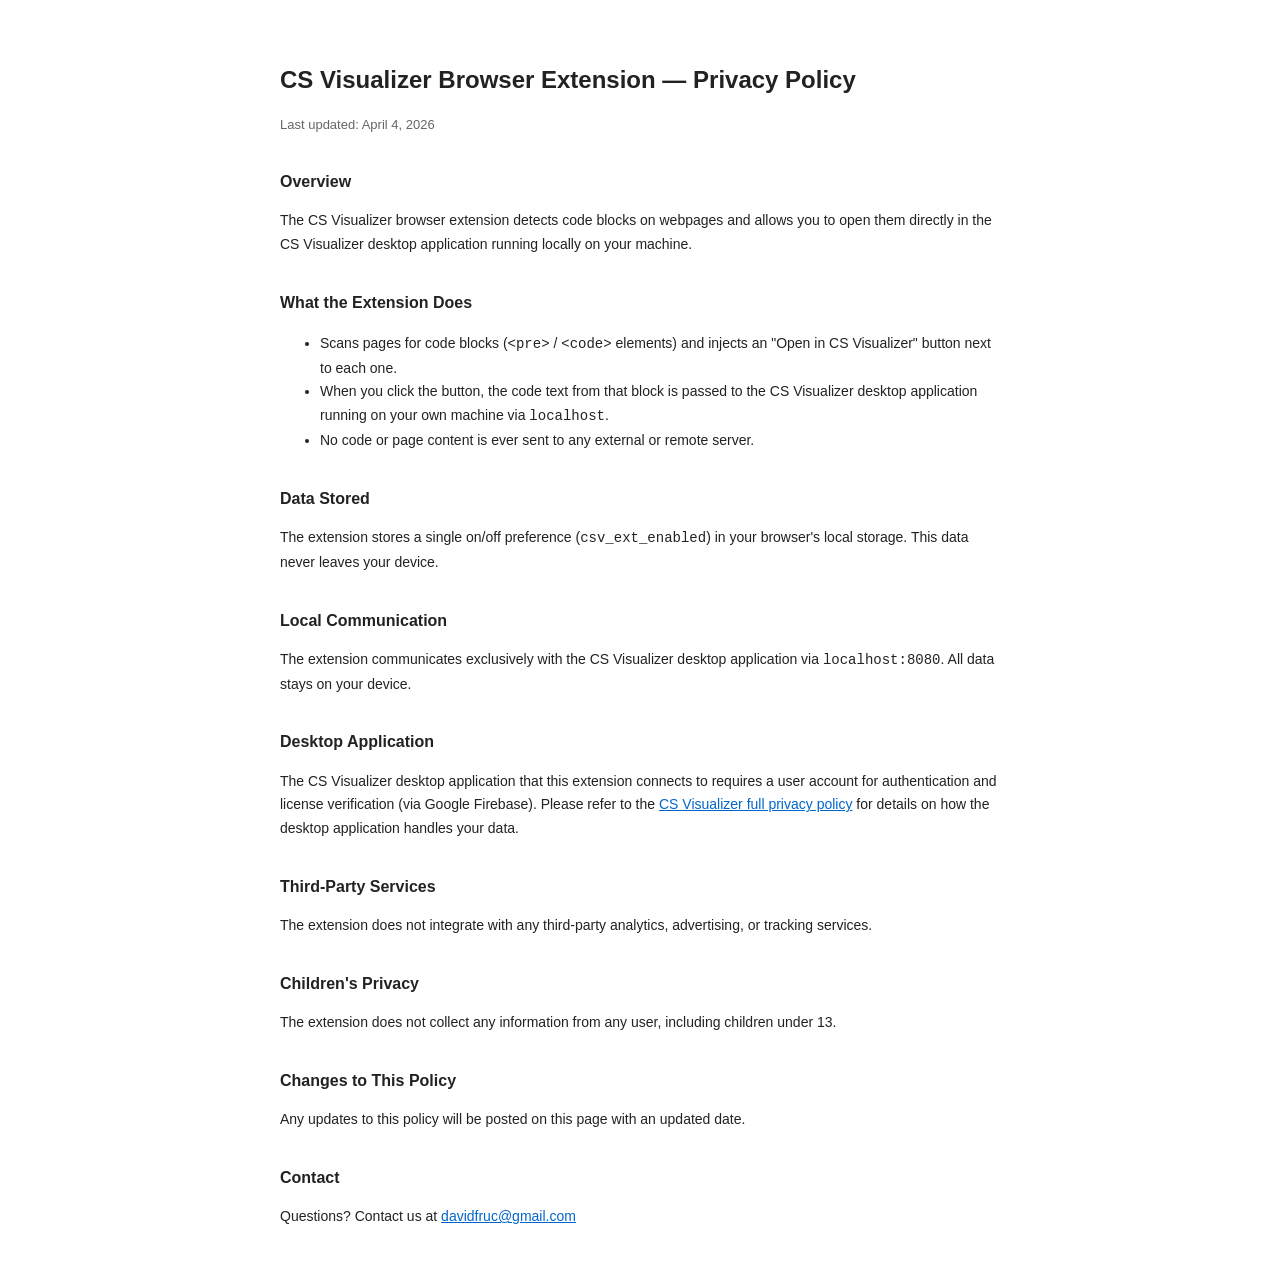
<file: extension-privacy-policy.html>
<!DOCTYPE html>
<html lang="en">
<head>
  <meta charset="UTF-8">
  <meta name="viewport" content="width=device-width, initial-scale=1.0">
  <title>CS Visualizer Extension — Privacy Policy</title>
  <style>
    body { font-family: sans-serif; max-width: 720px; margin: 60px auto; padding: 0 24px; color: #222; line-height: 1.7; }
    h1 { font-size: 24px; margin-bottom: 4px; }
    h2 { font-size: 16px; margin-top: 32px; }
    p, li { font-size: 14px; }
    a { color: #0066cc; }
  </style>
</head>
<body>

  <h1>CS Visualizer Browser Extension — Privacy Policy</h1>
  <p style="color:#666;font-size:13px;">Last updated: April 4, 2026</p>

  <h2>Overview</h2>
  <p>
    The CS Visualizer browser extension detects code blocks on webpages and allows you to open
    them directly in the CS Visualizer desktop application running locally on your machine.
  </p>

  <h2>What the Extension Does</h2>
  <ul>
    <li>Scans pages for code blocks (<code>&lt;pre&gt;</code> / <code>&lt;code&gt;</code> elements) and injects an "Open in CS Visualizer" button next to each one.</li>
    <li>When you click the button, the code text from that block is passed to the CS Visualizer desktop application running on your own machine via <code>localhost</code>.</li>
    <li>No code or page content is ever sent to any external or remote server.</li>
  </ul>

  <h2>Data Stored</h2>
  <p>
    The extension stores a single on/off preference (<code>csv_ext_enabled</code>) in your browser's
    local storage. This data never leaves your device.
  </p>

  <h2>Local Communication</h2>
  <p>
    The extension communicates exclusively with the CS Visualizer desktop application via
    <code>localhost:8080</code>. All data stays on your device.
  </p>

  <h2>Desktop Application</h2>
  <p>
    The CS Visualizer desktop application that this extension connects to requires a user account
    for authentication and license verification (via Google Firebase). Please refer to the
    <a href="https://davidfrucht.github.io/CS-Visualizer-Releases/privacy-policy.html" target="_blank">CS Visualizer full privacy policy</a>
    for details on how the desktop application handles your data.
  </p>

  <h2>Third-Party Services</h2>
  <p>
    The extension does not integrate with any third-party analytics, advertising, or tracking services.
  </p>

  <h2>Children's Privacy</h2>
  <p>
    The extension does not collect any information from any user, including children under 13.
  </p>

  <h2>Changes to This Policy</h2>
  <p>
    Any updates to this policy will be posted on this page with an updated date.
  </p>

  <h2>Contact</h2>
  <p>
    Questions? Contact us at <a href="mailto:davidfruc@gmail.com">davidfruc@gmail.com</a>
  </p>

</body>
</html>
</file>
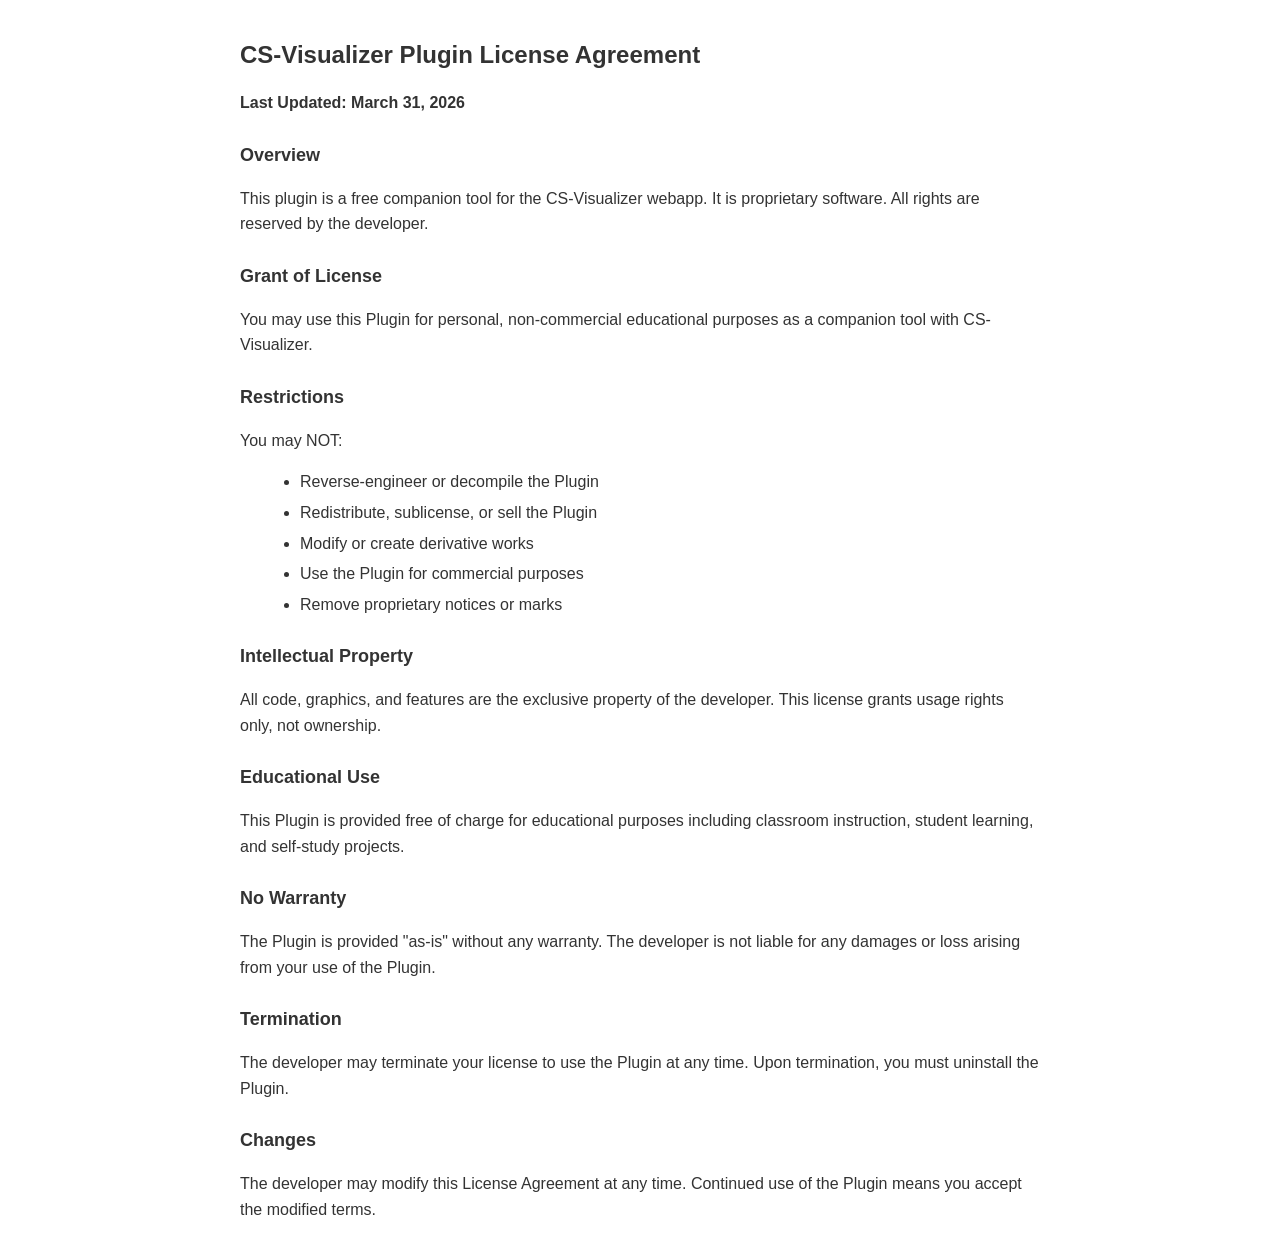
<file: plugin-license.html>
<!DOCTYPE html>
<html lang="en">
<head>
    <meta charset="UTF-8">
    <meta name="viewport" content="width=device-width, initial-scale=1.0">
    <title>Plugin License</title>
    <style>
        body {
            font-family: Arial, sans-serif;
            line-height: 1.6;
            max-width: 800px;
            margin: 0 auto;
            padding: 20px;
            color: #333;
        }
        h1 {
            font-size: 24px;
            margin-bottom: 10px;
        }
        h2 {
            font-size: 18px;
            margin-top: 25px;
            margin-bottom: 10px;
        }
        p {
            margin-bottom: 10px;
        }
        ul {
            margin-left: 20px;
            margin-bottom: 10px;
        }
        li {
            margin-bottom: 5px;
        }
    </style>
</head>
<body>

<h1>CS-Visualizer Plugin License Agreement</h1>

<p><strong>Last Updated: March 31, 2026</strong></p>

<h2>Overview</h2>
<p>This plugin is a free companion tool for the CS-Visualizer webapp. It is proprietary software. All rights are reserved by the developer.</p>

<h2>Grant of License</h2>
<p>You may use this Plugin for personal, non-commercial educational purposes as a companion tool with CS-Visualizer.</p>

<h2>Restrictions</h2>
<p>You may NOT:</p>
<ul>
<li>Reverse-engineer or decompile the Plugin</li>
<li>Redistribute, sublicense, or sell the Plugin</li>
<li>Modify or create derivative works</li>
<li>Use the Plugin for commercial purposes</li>
<li>Remove proprietary notices or marks</li>
</ul>

<h2>Intellectual Property</h2>
<p>All code, graphics, and features are the exclusive property of the developer. This license grants usage rights only, not ownership.</p>

<h2>Educational Use</h2>
<p>This Plugin is provided free of charge for educational purposes including classroom instruction, student learning, and self-study projects.</p>

<h2>No Warranty</h2>
<p>The Plugin is provided "as-is" without any warranty. The developer is not liable for any damages or loss arising from your use of the Plugin.</p>

<h2>Termination</h2>
<p>The developer may terminate your license to use the Plugin at any time. Upon termination, you must uninstall the Plugin.</p>

<h2>Changes</h2>
<p>The developer may modify this License Agreement at any time. Continued use of the Plugin means you accept the modified terms.</p>

</body>
</html>
</file>
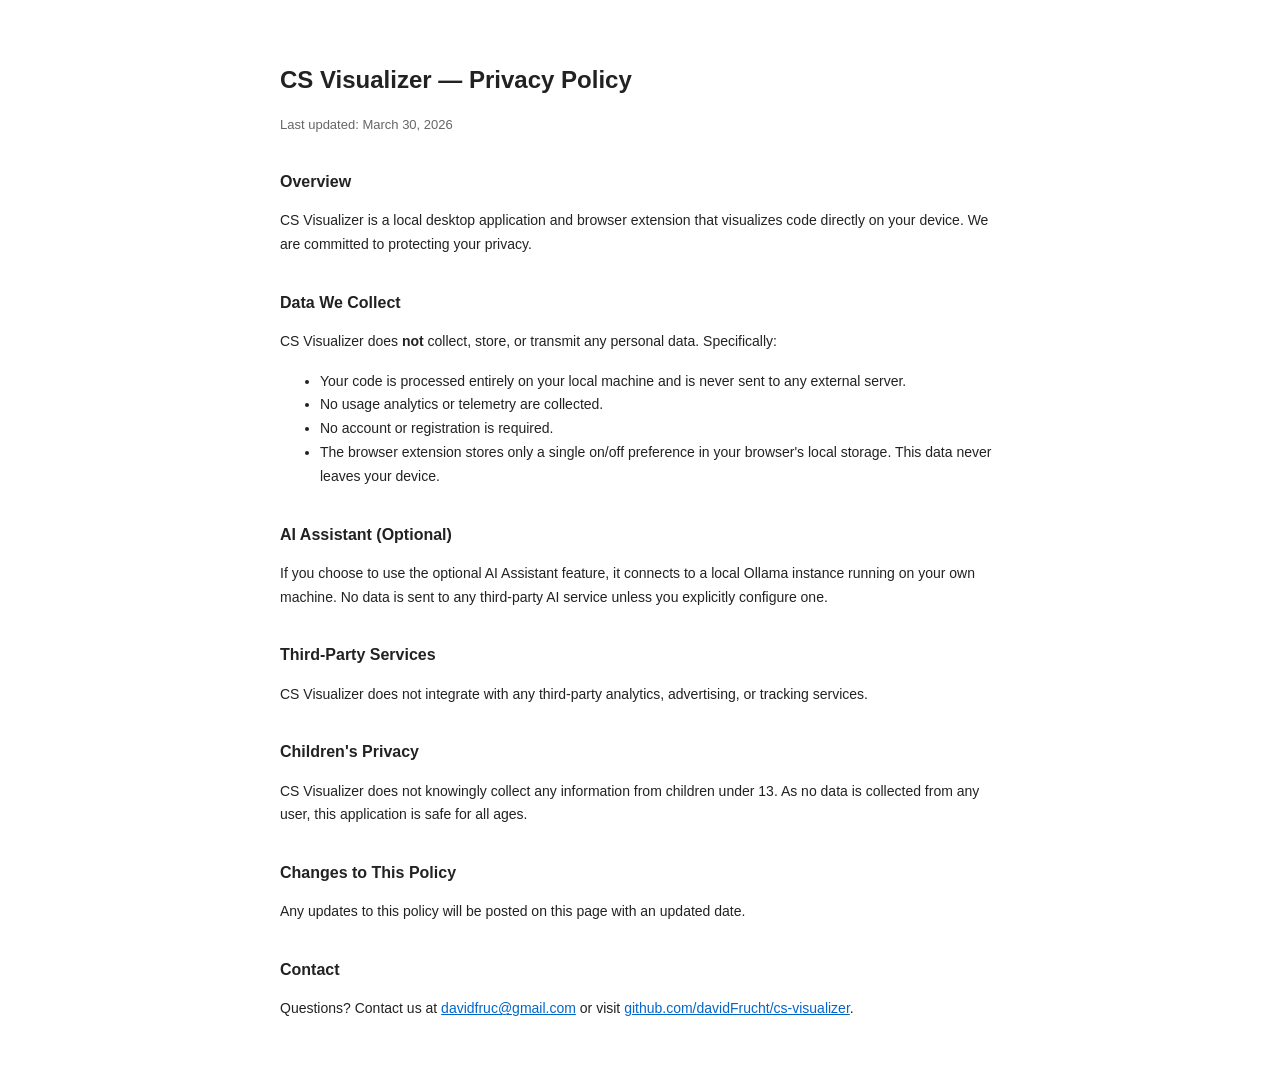
<file: privacy-policy.html>
<!DOCTYPE html>
<html lang="en">
<head>
  <meta charset="UTF-8">
  <meta name="viewport" content="width=device-width, initial-scale=1.0">
  <title>CS Visualizer — Privacy Policy</title>
  <style>
    body { font-family: sans-serif; max-width: 720px; margin: 60px auto; padding: 0 24px; color: #222; line-height: 1.7; }
    h1 { font-size: 24px; margin-bottom: 4px; }
    h2 { font-size: 16px; margin-top: 32px; }
    p, li { font-size: 14px; }
    a { color: #0066cc; }
  </style>
</head>
<body>

  <h1>CS Visualizer — Privacy Policy</h1>
  <p style="color:#666;font-size:13px;">Last updated: March 30, 2026</p>

  <h2>Overview</h2>
  <p>
    CS Visualizer is a local desktop application and browser extension that visualizes
    code directly on your device. We are committed to protecting your privacy.
  </p>

  <h2>Data We Collect</h2>
  <p>CS Visualizer does <strong>not</strong> collect, store, or transmit any personal data. Specifically:</p>
  <ul>
    <li>Your code is processed entirely on your local machine and is never sent to any external server.</li>
    <li>No usage analytics or telemetry are collected.</li>
    <li>No account or registration is required.</li>
    <li>The browser extension stores only a single on/off preference in your browser's local storage. This data never leaves your device.</li>
  </ul>

  <h2>AI Assistant (Optional)</h2>
  <p>
    If you choose to use the optional AI Assistant feature, it connects to a local
    Ollama instance running on your own machine. No data is sent to any third-party
    AI service unless you explicitly configure one.
  </p>

  <h2>Third-Party Services</h2>
  <p>
    CS Visualizer does not integrate with any third-party analytics, advertising,
    or tracking services.
  </p>

  <h2>Children's Privacy</h2>
  <p>
    CS Visualizer does not knowingly collect any information from children under 13.
    As no data is collected from any user, this application is safe for all ages.
  </p>

  <h2>Changes to This Policy</h2>
  <p>
    Any updates to this policy will be posted on this page with an updated date.
  </p>

  <h2>Contact</h2>
  <p>
    Questions? Contact us at
    <a href="mailto:davidfruc@gmail.com">davidfruc@gmail.com</a> or visit
    <a href="https://github.com/davidFrucht/cs-visualizer">github.com/davidFrucht/cs-visualizer</a>.
  </p>

</body>
</html>
</file>
